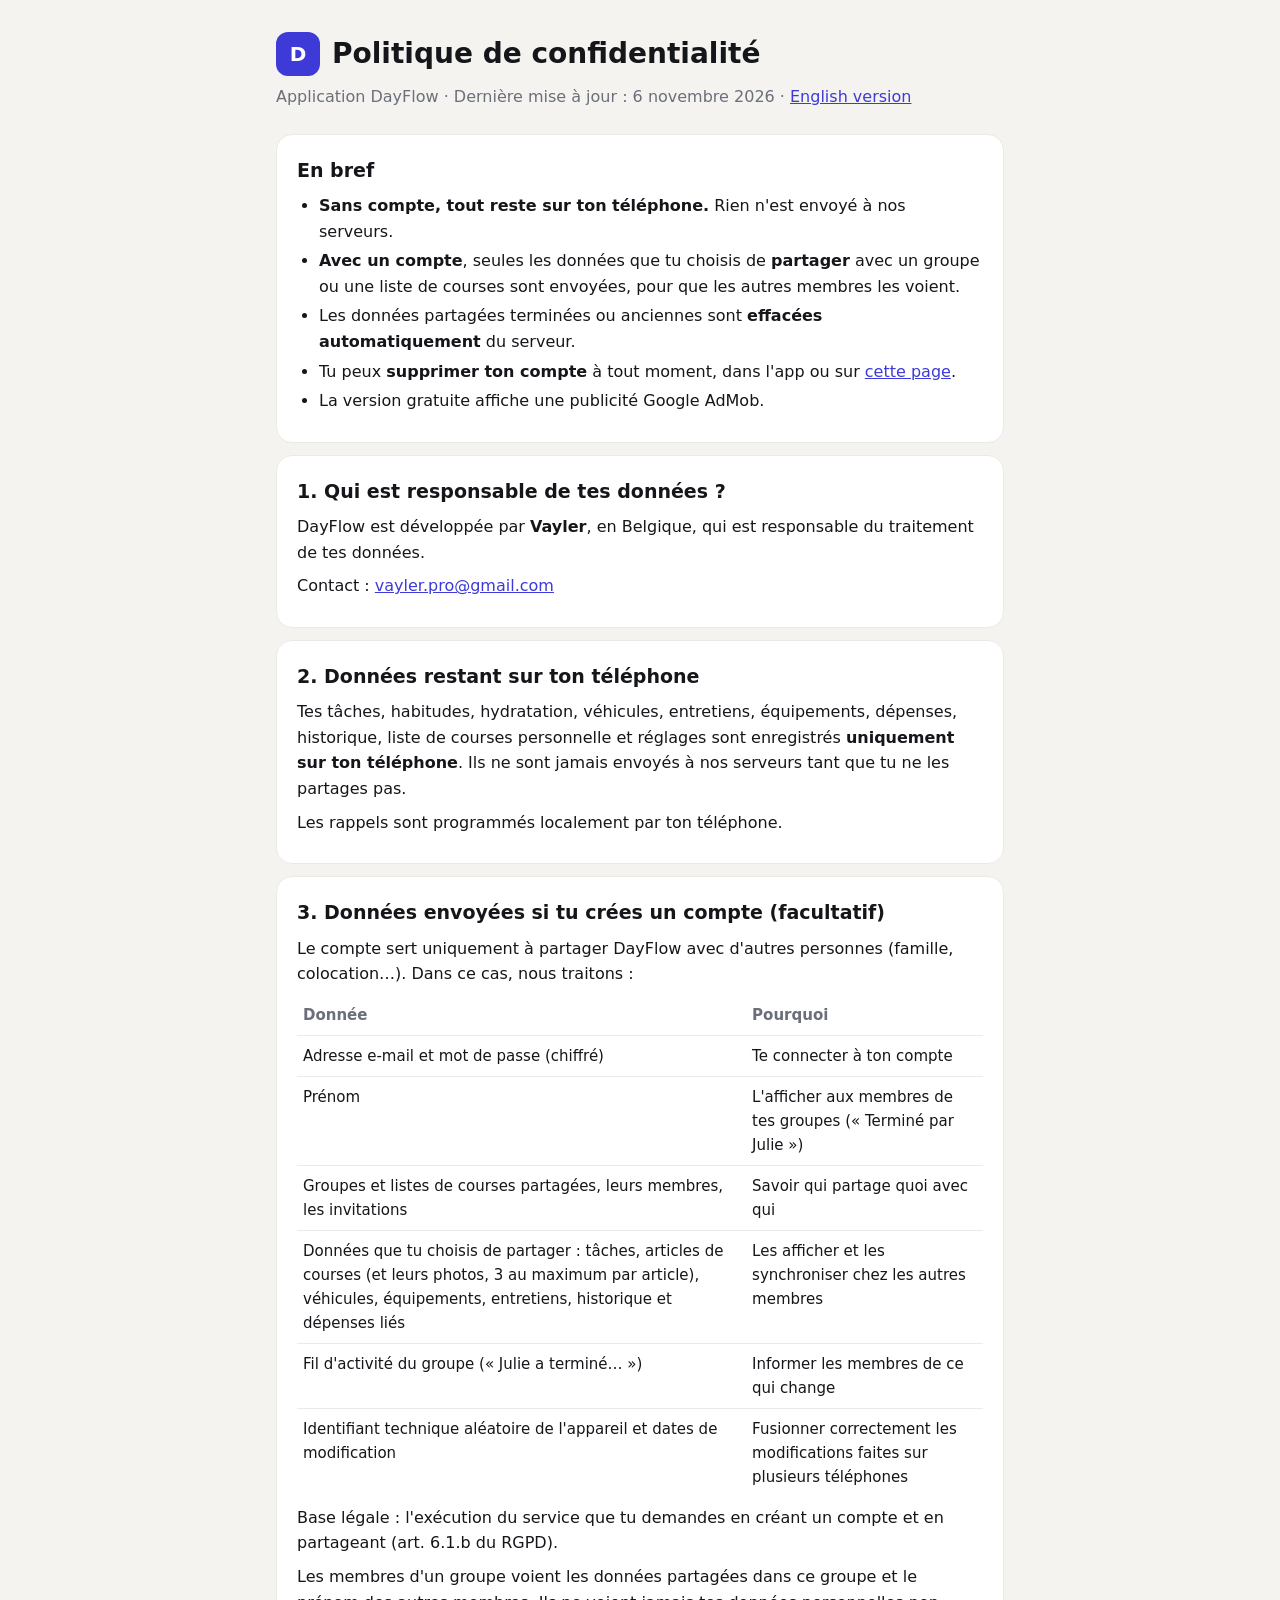
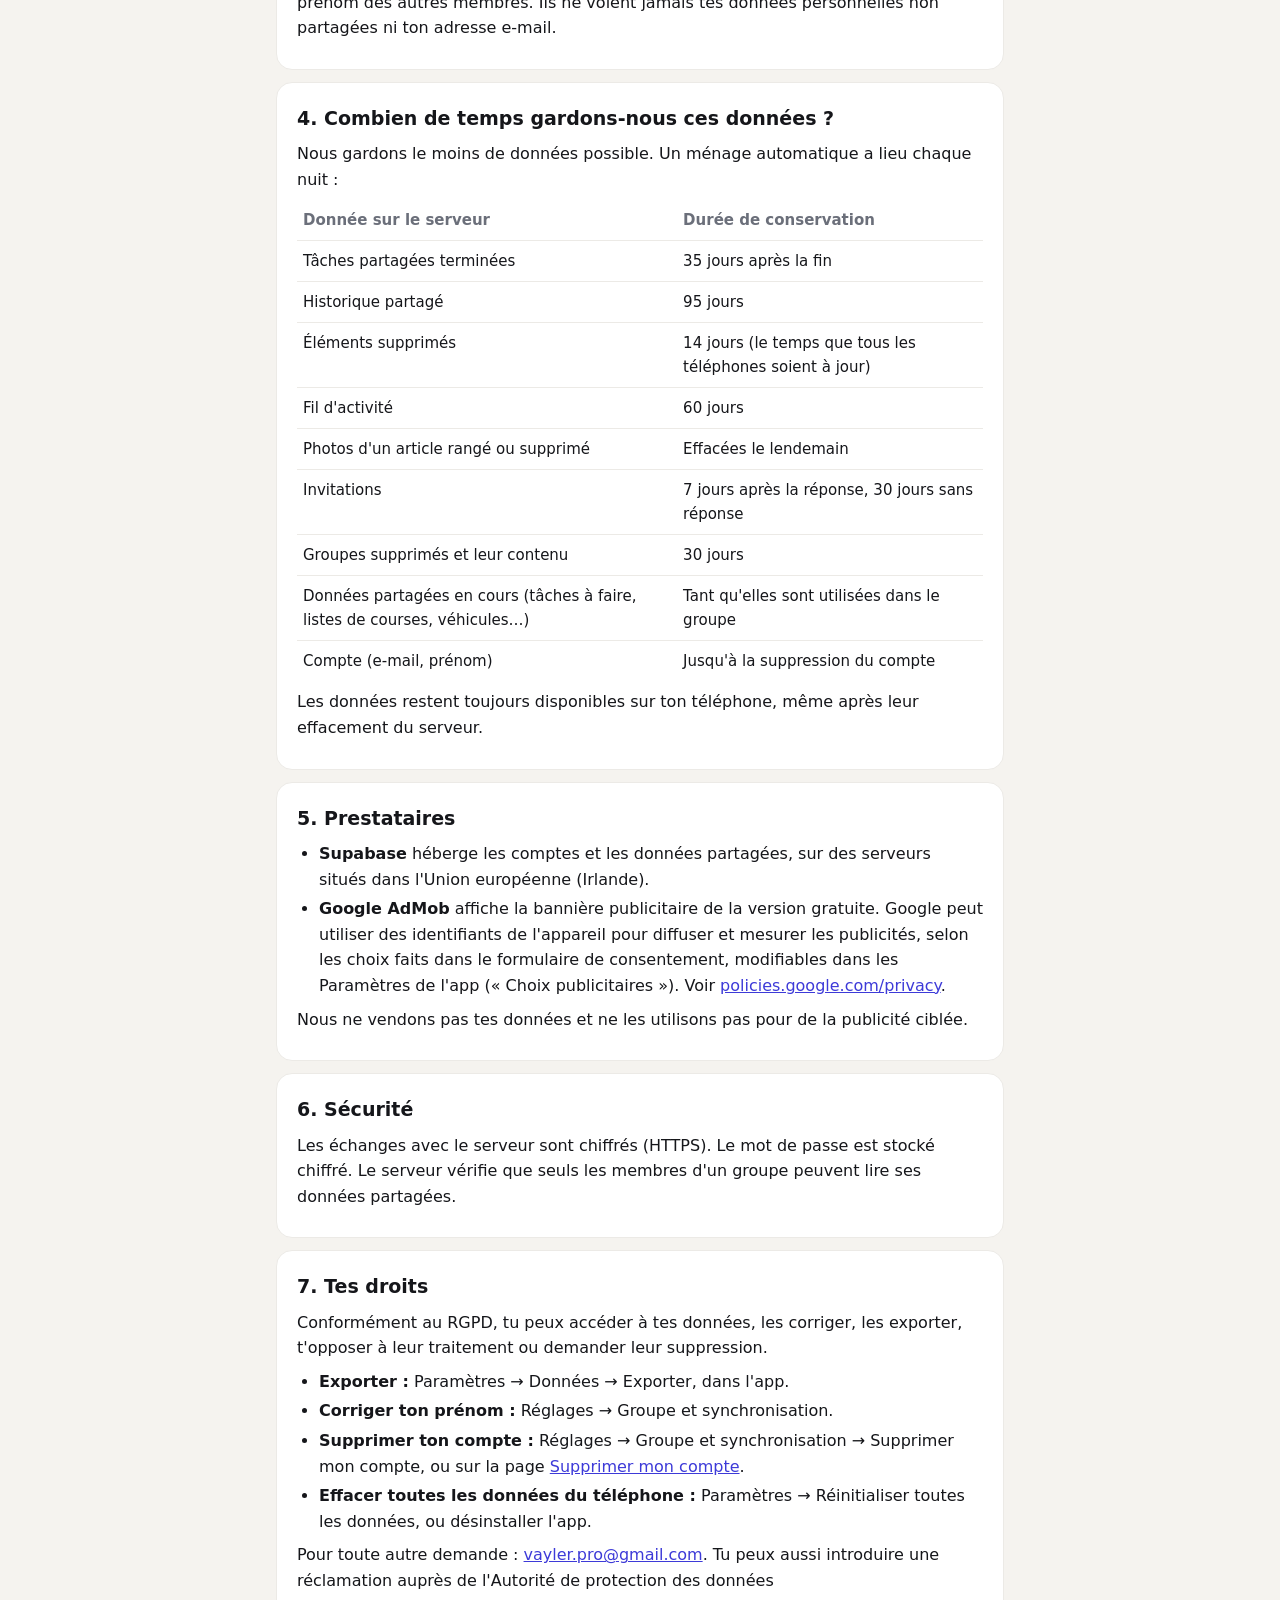
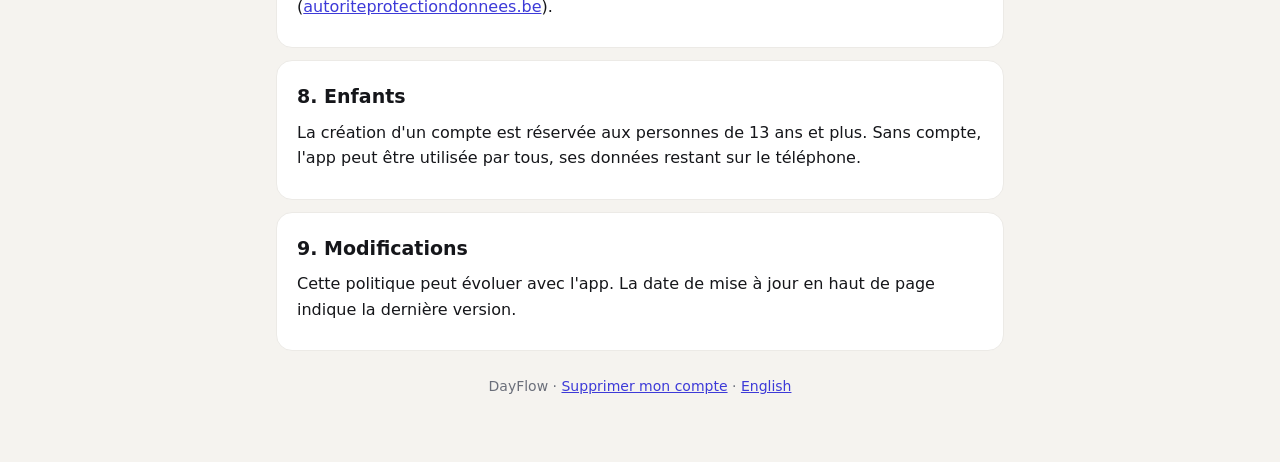
<file: index.html>
<!doctype html>
<html lang="fr">
<head>
<meta charset="utf-8">
<meta name="viewport" content="width=device-width, initial-scale=1">
<title>DayFlow</title>
<meta http-equiv="refresh" content="0; url=confidentialite.html">
<link rel="stylesheet" href="style.css">
</head>
<body>
<main>
<h1>DayFlow</h1>
<p><a href="confidentialite.html">Politique de confidentialité</a> · <a href="suppression-compte.html">Supprimer mon compte</a></p>
<p><a href="privacy.html">Privacy policy</a> · <a href="delete-account.html">Delete my account</a></p>
</main>
</body>
</html>
</file>
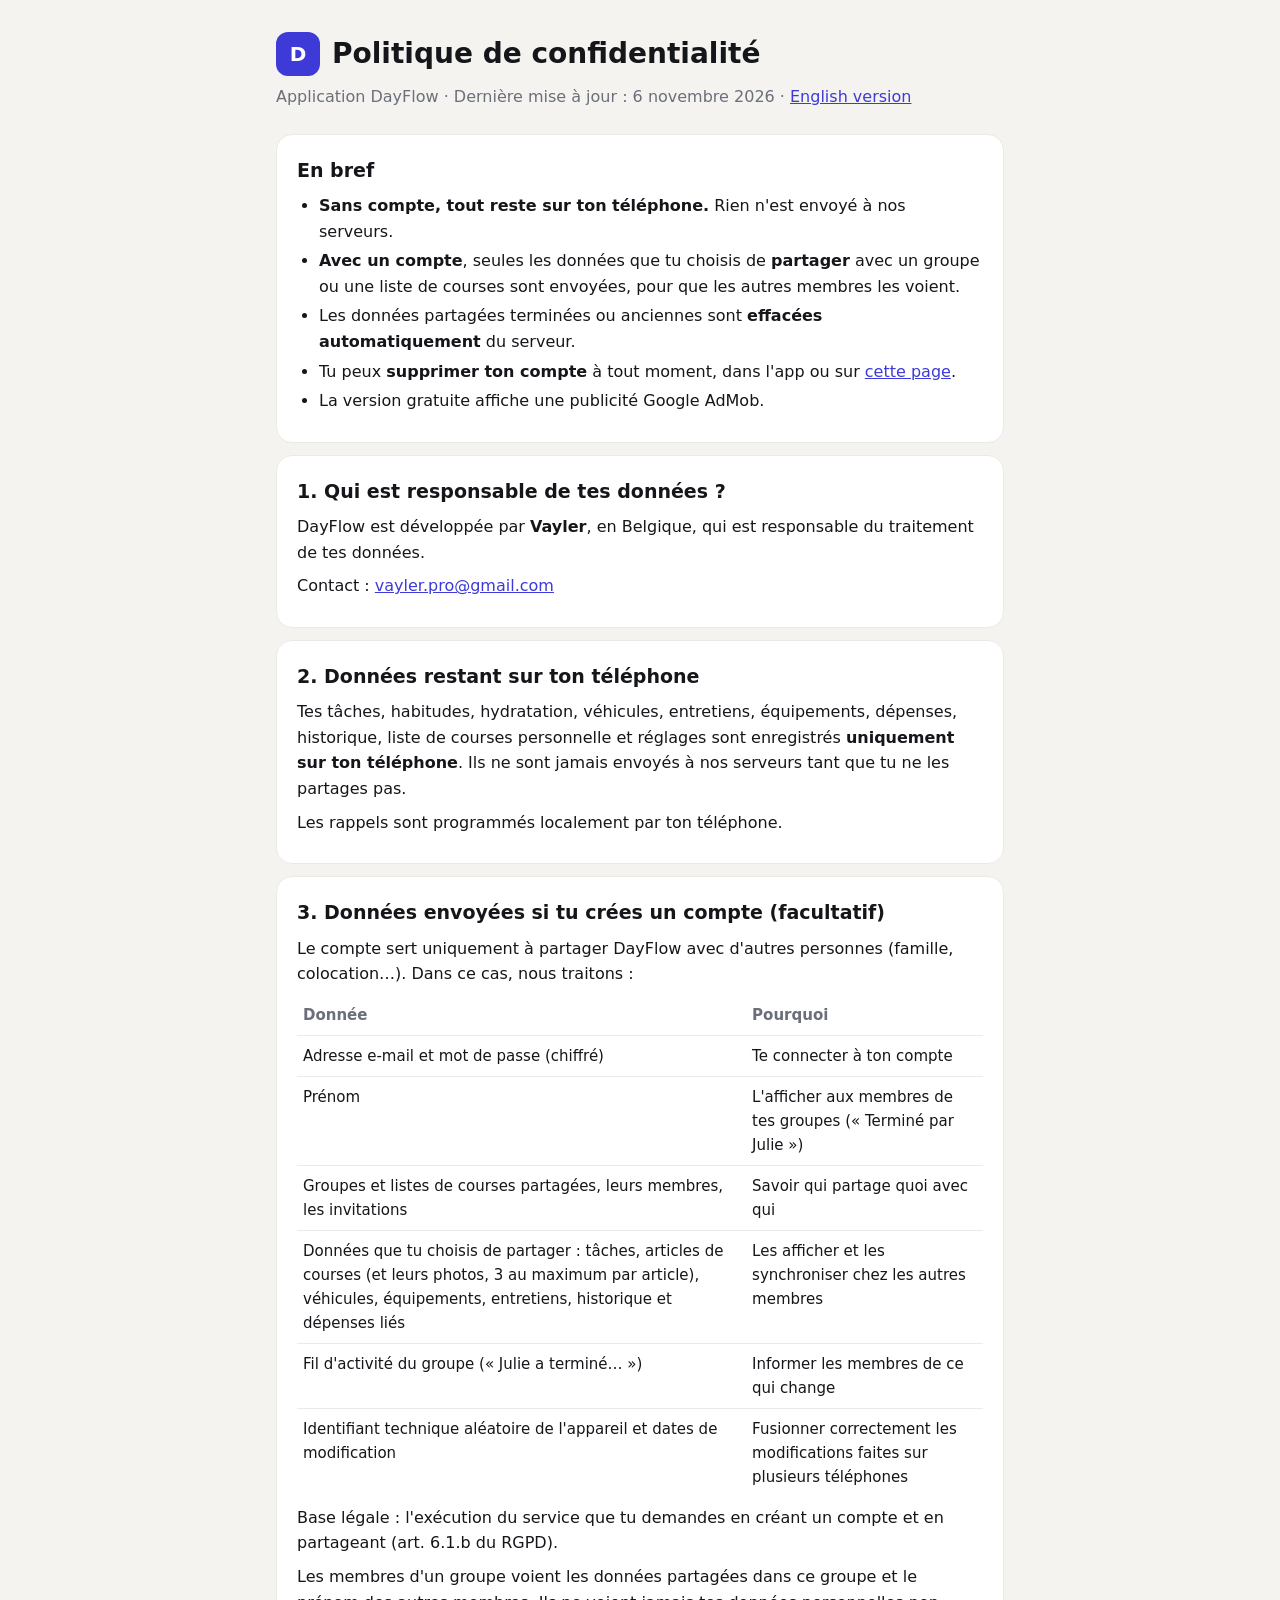
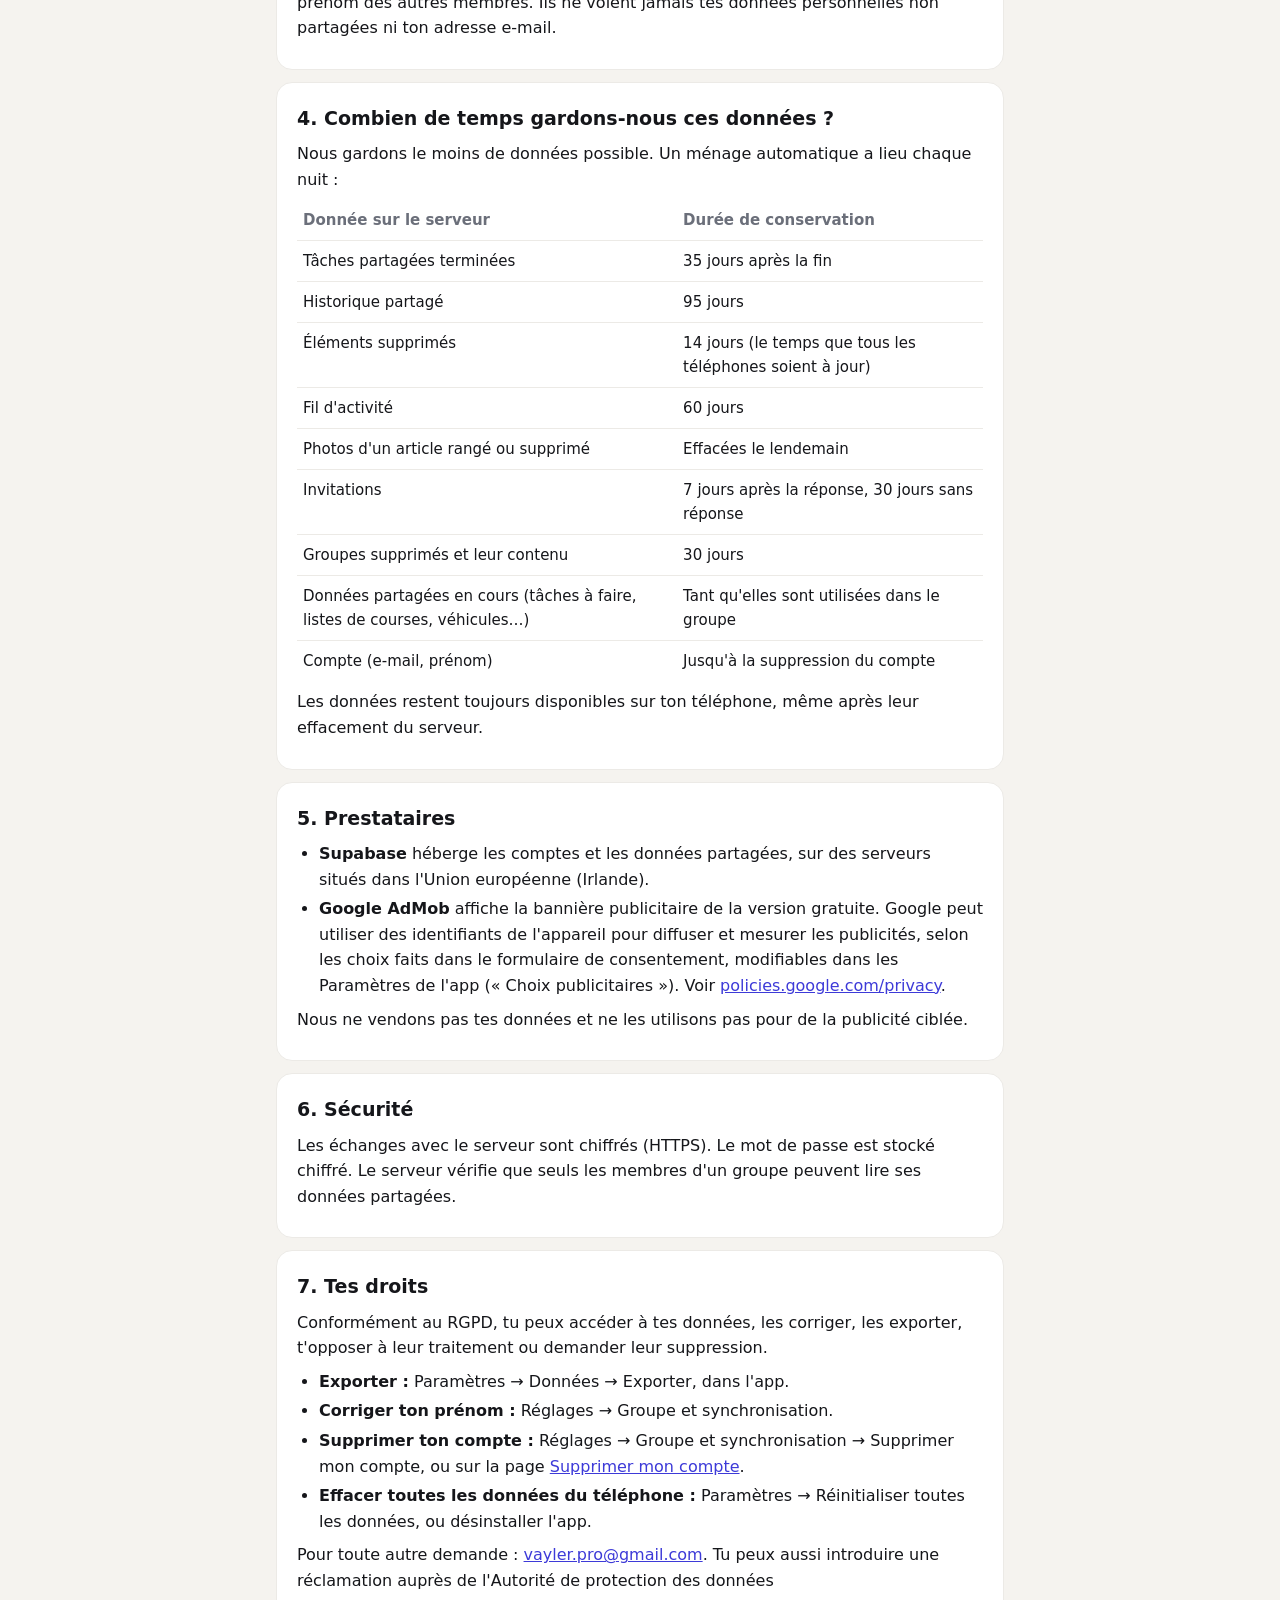
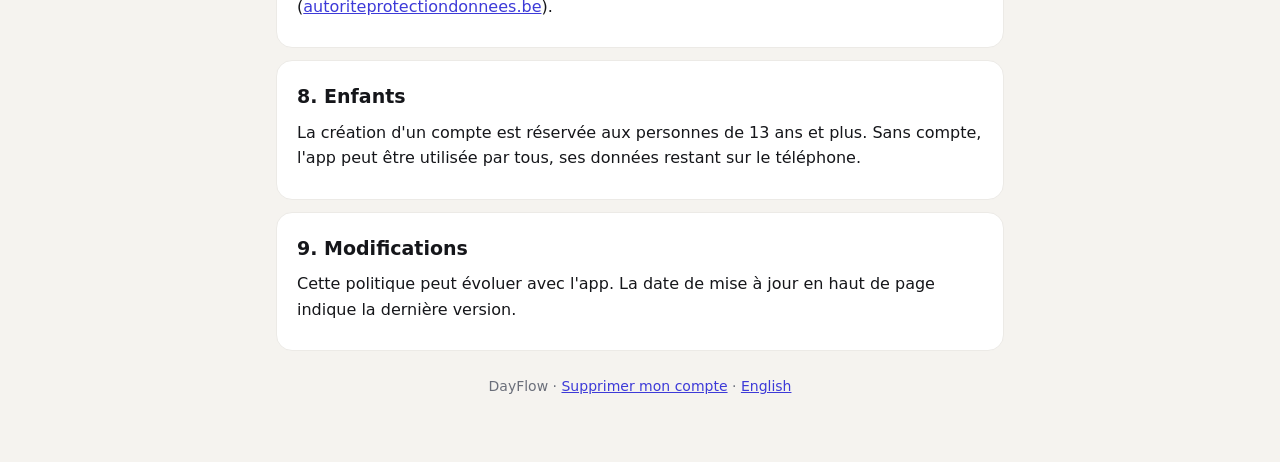
<file: confidentialite.html>
<!doctype html>
<html lang="fr">
<head>
<meta charset="utf-8">
<meta name="viewport" content="width=device-width, initial-scale=1">
<title>DayFlow · Politique de confidentialité</title>
<link rel="stylesheet" href="style.css">
</head>
<body>
<main>
<header><div class="logo">D</div><h1>Politique de confidentialité</h1></header>
<p class="sub">Application DayFlow · Dernière mise à jour : 6 novembre 2026 · <a href="privacy.html">English version</a></p>

<section>
<h2>En bref</h2>
<ul>
<li><strong>Sans compte, tout reste sur ton téléphone.</strong> Rien n'est envoyé à nos serveurs.</li>
<li><strong>Avec un compte</strong>, seules les données que tu choisis de <strong>partager</strong> avec un groupe ou une liste de courses sont envoyées, pour que les autres membres les voient.</li>
<li>Les données partagées terminées ou anciennes sont <strong>effacées automatiquement</strong> du serveur.</li>
<li>Tu peux <strong>supprimer ton compte</strong> à tout moment, dans l'app ou sur <a href="suppression-compte.html">cette page</a>.</li>
<li>La version gratuite affiche une publicité Google AdMob.</li>
</ul>
</section>

<section>
<h2>1. Qui est responsable de tes données ?</h2>
<p>DayFlow est développée par <strong>Vayler</strong>, en Belgique, qui est responsable du traitement de tes données.</p>
<p>Contact : <a href="mailto:vayler.pro@gmail.com" class="contact">vayler.pro@gmail.com</a></p>
</section>

<section>
<h2>2. Données restant sur ton téléphone</h2>
<p>Tes tâches, habitudes, hydratation, véhicules, entretiens, équipements, dépenses, historique, liste de courses personnelle et réglages sont enregistrés <strong>uniquement sur ton téléphone</strong>. Ils ne sont jamais envoyés à nos serveurs tant que tu ne les partages pas.</p>
<p>Les rappels sont programmés localement par ton téléphone.</p>
</section>

<section>
<h2>3. Données envoyées si tu crées un compte (facultatif)</h2>
<p>Le compte sert uniquement à partager DayFlow avec d'autres personnes (famille, colocation…). Dans ce cas, nous traitons :</p>
<div class="table-wrap"><table>
<tr><th>Donnée</th><th>Pourquoi</th></tr>
<tr><td>Adresse e-mail et mot de passe (chiffré)</td><td>Te connecter à ton compte</td></tr>
<tr><td>Prénom</td><td>L'afficher aux membres de tes groupes (« Terminé par Julie »)</td></tr>
<tr><td>Groupes et listes de courses partagées, leurs membres, les invitations</td><td>Savoir qui partage quoi avec qui</td></tr>
<tr><td>Données que tu choisis de partager : tâches, articles de courses (et leurs photos, 3 au maximum par article), véhicules, équipements, entretiens, historique et dépenses liés</td><td>Les afficher et les synchroniser chez les autres membres</td></tr>
<tr><td>Fil d'activité du groupe (« Julie a terminé… »)</td><td>Informer les membres de ce qui change</td></tr>
<tr><td>Identifiant technique aléatoire de l'appareil et dates de modification</td><td>Fusionner correctement les modifications faites sur plusieurs téléphones</td></tr>
</table></div>
<p>Base légale : l'exécution du service que tu demandes en créant un compte et en partageant (art. 6.1.b du RGPD).</p>
<p>Les membres d'un groupe voient les données partagées dans ce groupe et le prénom des autres membres. Ils ne voient jamais tes données personnelles non partagées ni ton adresse e-mail.</p>
</section>

<section>
<h2>4. Combien de temps gardons-nous ces données ?</h2>
<p>Nous gardons le moins de données possible. Un ménage automatique a lieu chaque nuit :</p>
<div class="table-wrap"><table>
<tr><th>Donnée sur le serveur</th><th>Durée de conservation</th></tr>
<tr><td>Tâches partagées terminées</td><td>35 jours après la fin</td></tr>
<tr><td>Historique partagé</td><td>95 jours</td></tr>
<tr><td>Éléments supprimés</td><td>14 jours (le temps que tous les téléphones soient à jour)</td></tr>
<tr><td>Fil d'activité</td><td>60 jours</td></tr>
<tr><td>Photos d'un article rangé ou supprimé</td><td>Effacées le lendemain</td></tr>
<tr><td>Invitations</td><td>7 jours après la réponse, 30 jours sans réponse</td></tr>
<tr><td>Groupes supprimés et leur contenu</td><td>30 jours</td></tr>
<tr><td>Données partagées en cours (tâches à faire, listes de courses, véhicules…)</td><td>Tant qu'elles sont utilisées dans le groupe</td></tr>
<tr><td>Compte (e-mail, prénom)</td><td>Jusqu'à la suppression du compte</td></tr>
</table></div>
<p>Les données restent toujours disponibles sur ton téléphone, même après leur effacement du serveur.</p>
</section>

<section>
<h2>5. Prestataires</h2>
<ul>
<li><strong>Supabase</strong> héberge les comptes et les données partagées, sur des serveurs situés dans l'Union européenne (Irlande).</li>
<li><strong>Google AdMob</strong> affiche la bannière publicitaire de la version gratuite. Google peut utiliser des identifiants de l'appareil pour diffuser et mesurer les publicités, selon les choix faits dans le formulaire de consentement, modifiables dans les Paramètres de l'app (« Choix publicitaires »). Voir <a href="https://policies.google.com/privacy" rel="noopener">policies.google.com/privacy</a>.</li>
</ul>
<p>Nous ne vendons pas tes données et ne les utilisons pas pour de la publicité ciblée.</p>
</section>

<section>
<h2>6. Sécurité</h2>
<p>Les échanges avec le serveur sont chiffrés (HTTPS). Le mot de passe est stocké chiffré. Le serveur vérifie que seuls les membres d'un groupe peuvent lire ses données partagées.</p>
</section>

<section>
<h2>7. Tes droits</h2>
<p>Conformément au RGPD, tu peux accéder à tes données, les corriger, les exporter, t'opposer à leur traitement ou demander leur suppression.</p>
<ul>
<li><strong>Exporter :</strong> Paramètres → Données → Exporter, dans l'app.</li>
<li><strong>Corriger ton prénom :</strong> Réglages → Groupe et synchronisation.</li>
<li><strong>Supprimer ton compte :</strong> Réglages → Groupe et synchronisation → Supprimer mon compte, ou sur la page <a href="suppression-compte.html">Supprimer mon compte</a>.</li>
<li><strong>Effacer toutes les données du téléphone :</strong> Paramètres → Réinitialiser toutes les données, ou désinstaller l'app.</li>
</ul>
<p>Pour toute autre demande : <a href="mailto:vayler.pro@gmail.com" class="contact">vayler.pro@gmail.com</a>. Tu peux aussi introduire une réclamation auprès de l'Autorité de protection des données (<a href="https://www.autoriteprotectiondonnees.be" rel="noopener">autoriteprotectiondonnees.be</a>).</p>
</section>

<section>
<h2>8. Enfants</h2>
<p>La création d'un compte est réservée aux personnes de 13 ans et plus. Sans compte, l'app peut être utilisée par tous, ses données restant sur le téléphone.</p>
</section>

<section>
<h2>9. Modifications</h2>
<p>Cette politique peut évoluer avec l'app. La date de mise à jour en haut de page indique la dernière version.</p>
</section>

<footer>DayFlow · <a href="suppression-compte.html">Supprimer mon compte</a> · <a href="privacy.html">English</a></footer>
</main>
</body>
</html>
</file>
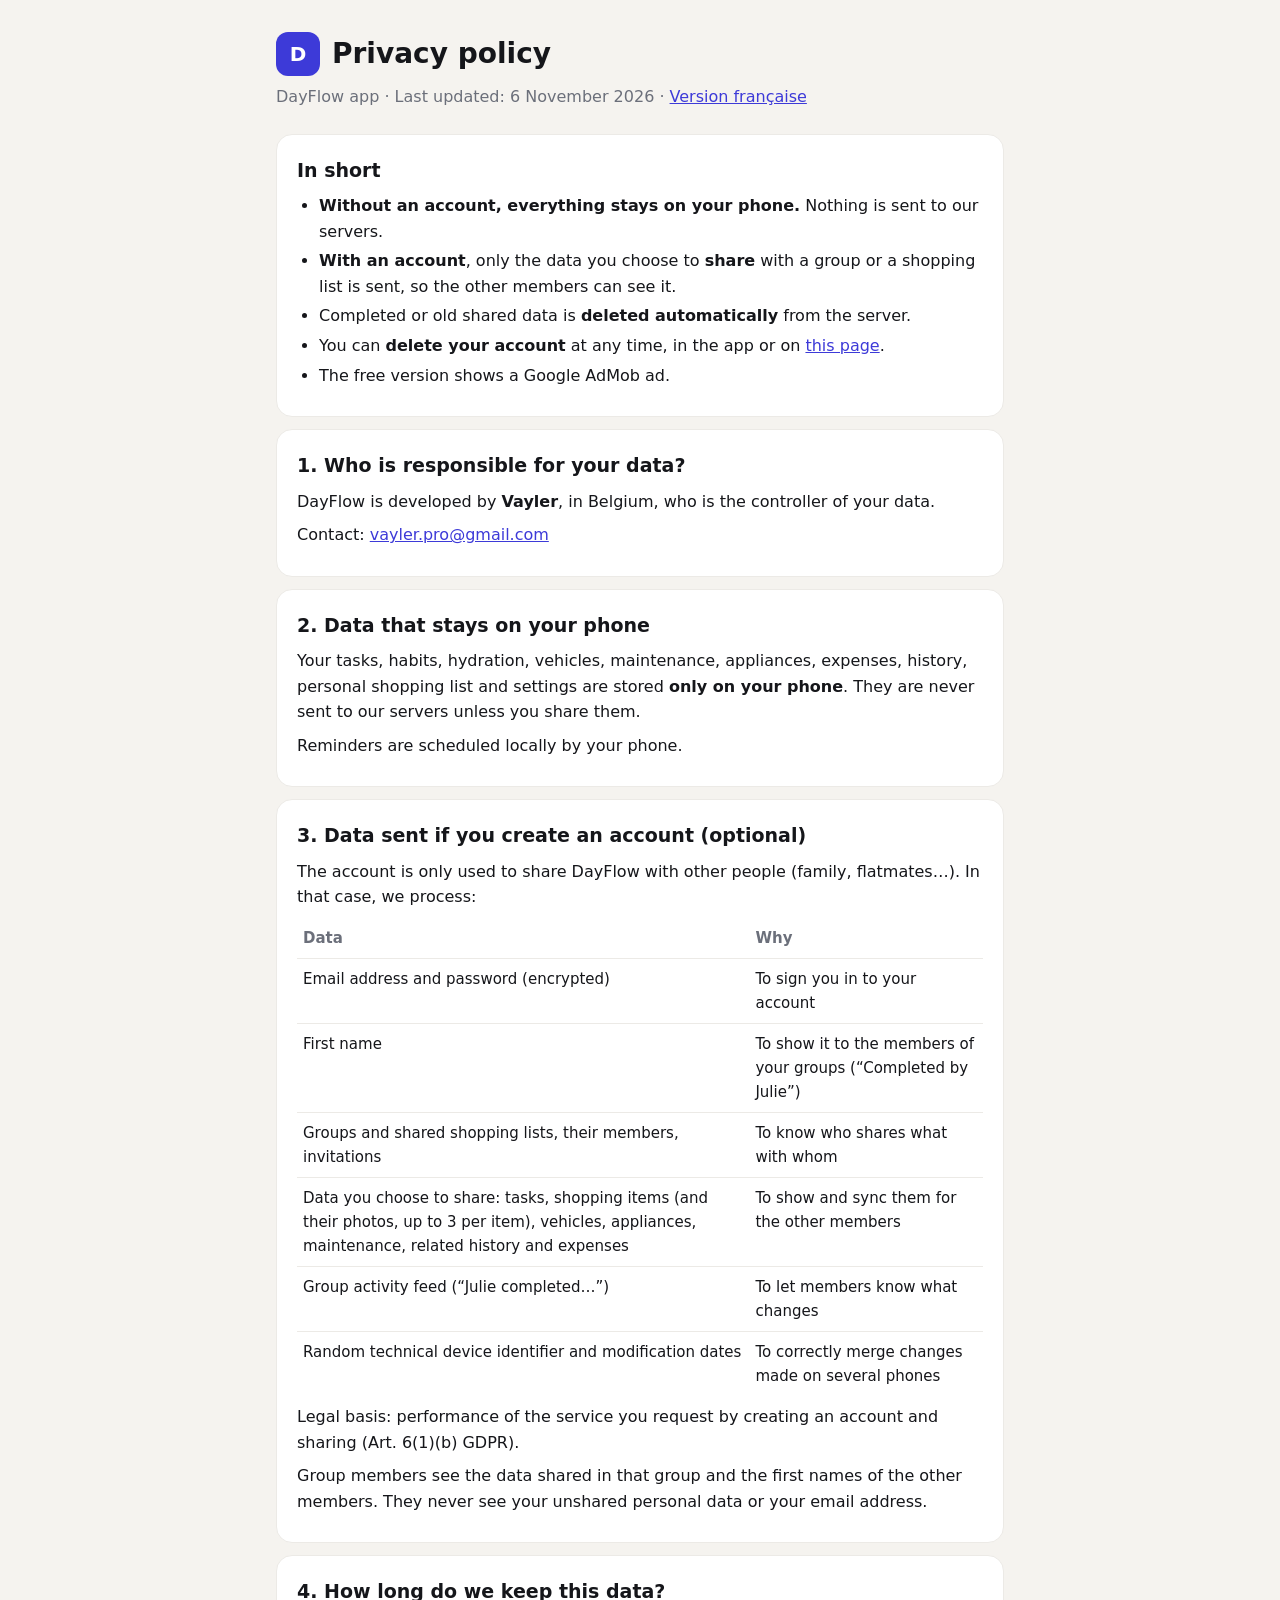
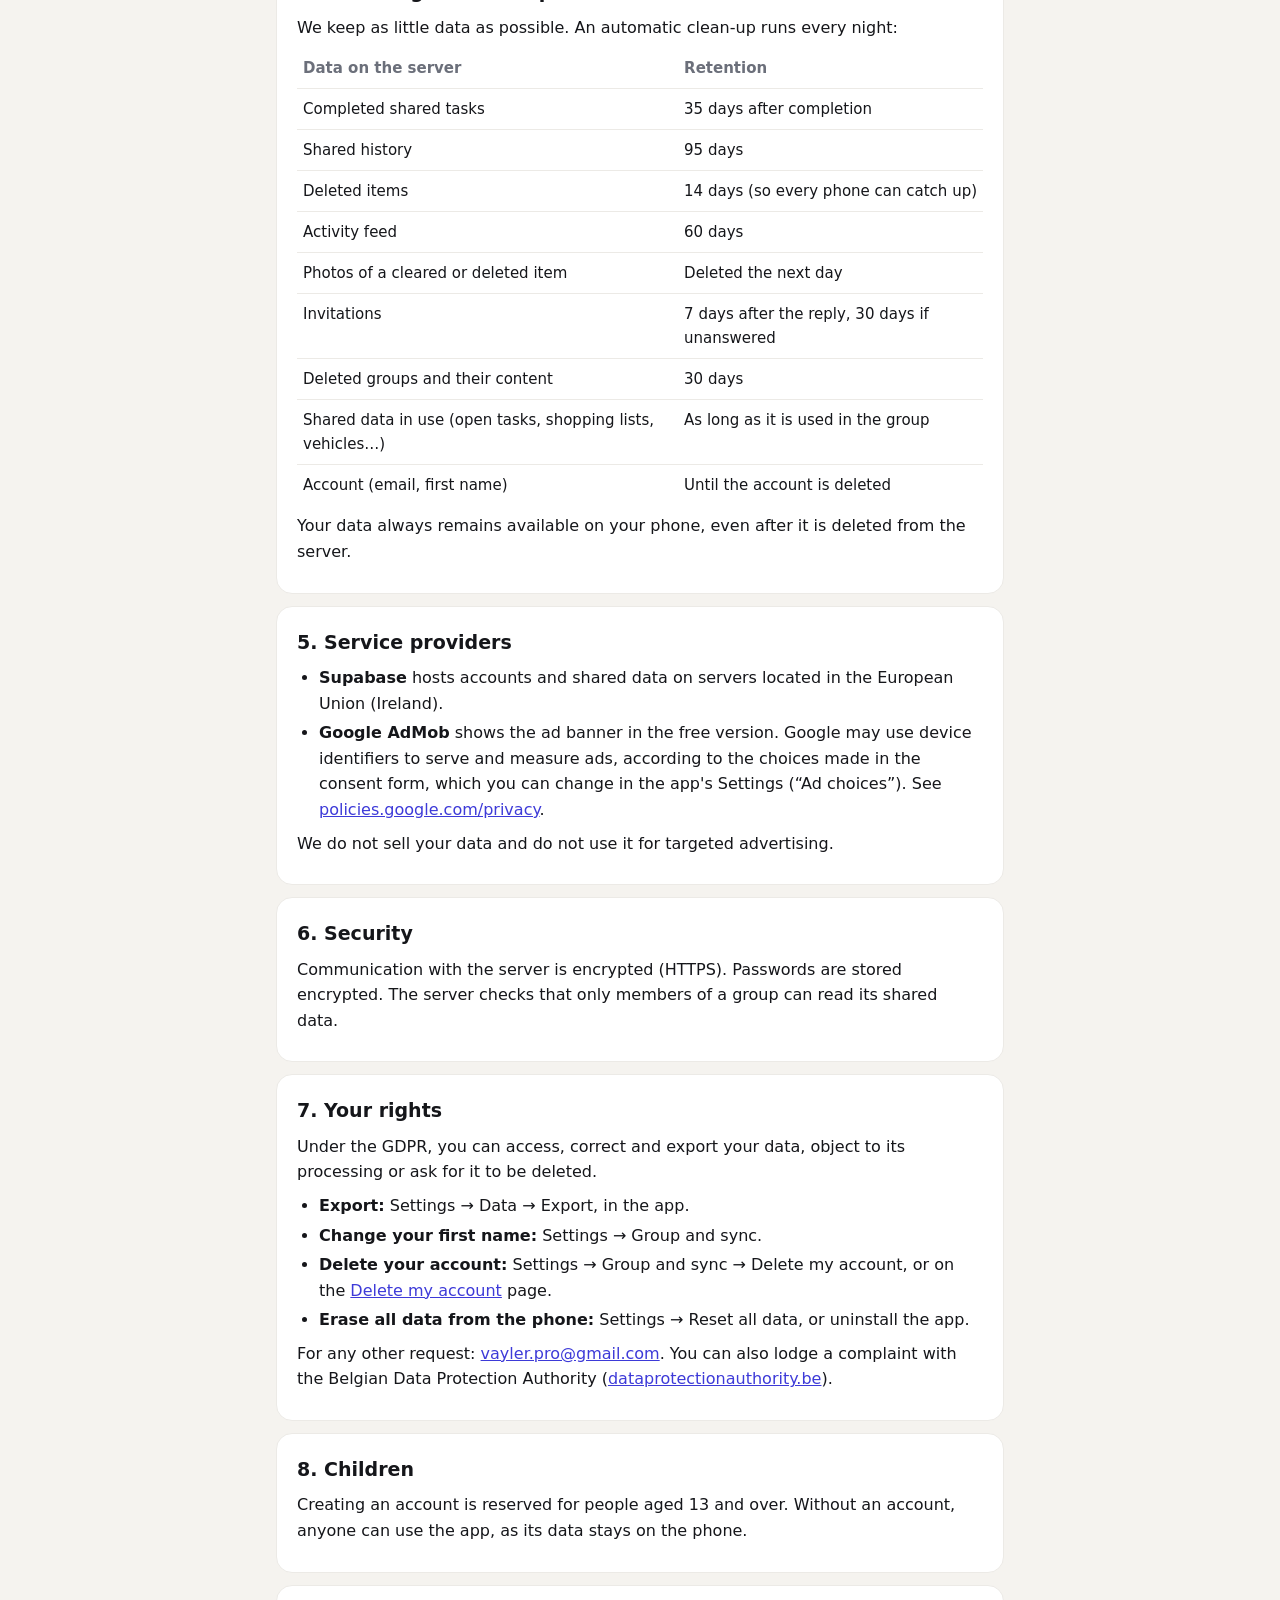
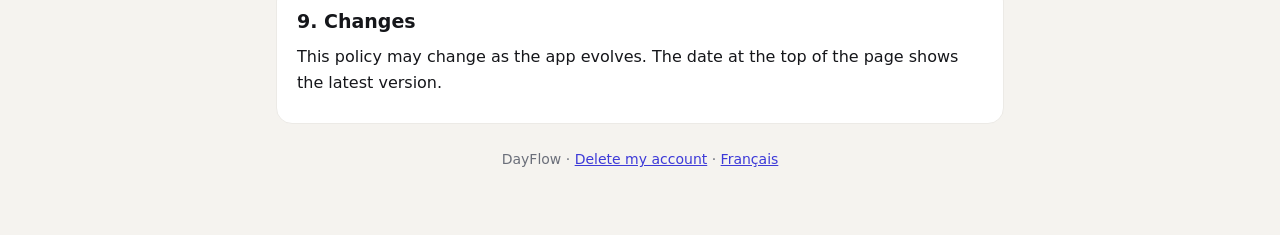
<file: privacy.html>
<!doctype html>
<html lang="en">
<head>
<meta charset="utf-8">
<meta name="viewport" content="width=device-width, initial-scale=1">
<title>DayFlow · Privacy policy</title>
<link rel="stylesheet" href="style.css">
</head>
<body>
<main>
<header><div class="logo">D</div><h1>Privacy policy</h1></header>
<p class="sub">DayFlow app · Last updated: 6 November 2026 · <a href="confidentialite.html">Version française</a></p>

<section>
<h2>In short</h2>
<ul>
<li><strong>Without an account, everything stays on your phone.</strong> Nothing is sent to our servers.</li>
<li><strong>With an account</strong>, only the data you choose to <strong>share</strong> with a group or a shopping list is sent, so the other members can see it.</li>
<li>Completed or old shared data is <strong>deleted automatically</strong> from the server.</li>
<li>You can <strong>delete your account</strong> at any time, in the app or on <a href="delete-account.html">this page</a>.</li>
<li>The free version shows a Google AdMob ad.</li>
</ul>
</section>

<section>
<h2>1. Who is responsible for your data?</h2>
<p>DayFlow is developed by <strong>Vayler</strong>, in Belgium, who is the controller of your data.</p>
<p>Contact: <a href="mailto:vayler.pro@gmail.com" class="contact">vayler.pro@gmail.com</a></p>
</section>

<section>
<h2>2. Data that stays on your phone</h2>
<p>Your tasks, habits, hydration, vehicles, maintenance, appliances, expenses, history, personal shopping list and settings are stored <strong>only on your phone</strong>. They are never sent to our servers unless you share them.</p>
<p>Reminders are scheduled locally by your phone.</p>
</section>

<section>
<h2>3. Data sent if you create an account (optional)</h2>
<p>The account is only used to share DayFlow with other people (family, flatmates…). In that case, we process:</p>
<div class="table-wrap"><table>
<tr><th>Data</th><th>Why</th></tr>
<tr><td>Email address and password (encrypted)</td><td>To sign you in to your account</td></tr>
<tr><td>First name</td><td>To show it to the members of your groups (“Completed by Julie”)</td></tr>
<tr><td>Groups and shared shopping lists, their members, invitations</td><td>To know who shares what with whom</td></tr>
<tr><td>Data you choose to share: tasks, shopping items (and their photos, up to 3 per item), vehicles, appliances, maintenance, related history and expenses</td><td>To show and sync them for the other members</td></tr>
<tr><td>Group activity feed (“Julie completed…”)</td><td>To let members know what changes</td></tr>
<tr><td>Random technical device identifier and modification dates</td><td>To correctly merge changes made on several phones</td></tr>
</table></div>
<p>Legal basis: performance of the service you request by creating an account and sharing (Art. 6(1)(b) GDPR).</p>
<p>Group members see the data shared in that group and the first names of the other members. They never see your unshared personal data or your email address.</p>
</section>

<section>
<h2>4. How long do we keep this data?</h2>
<p>We keep as little data as possible. An automatic clean-up runs every night:</p>
<div class="table-wrap"><table>
<tr><th>Data on the server</th><th>Retention</th></tr>
<tr><td>Completed shared tasks</td><td>35 days after completion</td></tr>
<tr><td>Shared history</td><td>95 days</td></tr>
<tr><td>Deleted items</td><td>14 days (so every phone can catch up)</td></tr>
<tr><td>Activity feed</td><td>60 days</td></tr>
<tr><td>Photos of a cleared or deleted item</td><td>Deleted the next day</td></tr>
<tr><td>Invitations</td><td>7 days after the reply, 30 days if unanswered</td></tr>
<tr><td>Deleted groups and their content</td><td>30 days</td></tr>
<tr><td>Shared data in use (open tasks, shopping lists, vehicles…)</td><td>As long as it is used in the group</td></tr>
<tr><td>Account (email, first name)</td><td>Until the account is deleted</td></tr>
</table></div>
<p>Your data always remains available on your phone, even after it is deleted from the server.</p>
</section>

<section>
<h2>5. Service providers</h2>
<ul>
<li><strong>Supabase</strong> hosts accounts and shared data on servers located in the European Union (Ireland).</li>
<li><strong>Google AdMob</strong> shows the ad banner in the free version. Google may use device identifiers to serve and measure ads, according to the choices made in the consent form, which you can change in the app's Settings (“Ad choices”). See <a href="https://policies.google.com/privacy" rel="noopener">policies.google.com/privacy</a>.</li>
</ul>
<p>We do not sell your data and do not use it for targeted advertising.</p>
</section>

<section>
<h2>6. Security</h2>
<p>Communication with the server is encrypted (HTTPS). Passwords are stored encrypted. The server checks that only members of a group can read its shared data.</p>
</section>

<section>
<h2>7. Your rights</h2>
<p>Under the GDPR, you can access, correct and export your data, object to its processing or ask for it to be deleted.</p>
<ul>
<li><strong>Export:</strong> Settings → Data → Export, in the app.</li>
<li><strong>Change your first name:</strong> Settings → Group and sync.</li>
<li><strong>Delete your account:</strong> Settings → Group and sync → Delete my account, or on the <a href="delete-account.html">Delete my account</a> page.</li>
<li><strong>Erase all data from the phone:</strong> Settings → Reset all data, or uninstall the app.</li>
</ul>
<p>For any other request: <a href="mailto:vayler.pro@gmail.com" class="contact">vayler.pro@gmail.com</a>. You can also lodge a complaint with the Belgian Data Protection Authority (<a href="https://www.dataprotectionauthority.be" rel="noopener">dataprotectionauthority.be</a>).</p>
</section>

<section>
<h2>8. Children</h2>
<p>Creating an account is reserved for people aged 13 and over. Without an account, anyone can use the app, as its data stays on the phone.</p>
</section>

<section>
<h2>9. Changes</h2>
<p>This policy may change as the app evolves. The date at the top of the page shows the latest version.</p>
</section>

<footer>DayFlow · <a href="delete-account.html">Delete my account</a> · <a href="confidentialite.html">Français</a></footer>
</main>
</body>
</html>
</file>
<file: style.css>
:root{--bg:#F5F3EF;--card:#fff;--text:#15161A;--muted:#6B6F7A;--line:#ECEAE6;--accent:#3D3AD8;--danger:#E5484D;--ok:#22A55B}
@media (prefers-color-scheme:dark){:root{--bg:#16171B;--card:#22242A;--text:#F1F1F4;--muted:#9A9EAA;--line:#2E3037;--accent:#8C8AF5;--danger:#FF6B70;--ok:#4CC97E}}
*{box-sizing:border-box}
body{margin:0;background:var(--bg);color:var(--text);font:16px/1.6 system-ui,-apple-system,"Segoe UI",Roboto,sans-serif}
main{max-width:760px;margin:0 auto;padding:32px 16px 64px}
header{display:flex;align-items:center;gap:12px;margin-bottom:8px}
.logo{width:44px;height:44px;border-radius:12px;background:var(--accent);color:#fff;display:grid;place-items:center;font-weight:800;font-size:20px}
h1{font-size:28px;line-height:1.2;margin:0}
.sub{color:var(--muted);margin:4px 0 24px}
section{background:var(--card);border:1px solid var(--line);border-radius:16px;padding:20px;margin:12px 0}
h2{font-size:19px;margin:0 0 8px}
h3{font-size:16px;margin:16px 0 4px}
p{margin:8px 0}
ul{margin:8px 0;padding-left:22px}
li{margin:4px 0}
table{width:100%;border-collapse:collapse;font-size:15px}
th,td{text-align:left;padding:8px 6px;border-top:1px solid var(--line);vertical-align:top}
th{color:var(--muted);font-weight:600;border-top:none}
.table-wrap{overflow-x:auto}
a{color:var(--accent)}
.note{background:color-mix(in srgb,var(--accent) 10%,transparent);border-radius:12px;padding:12px 14px}
label{display:block;font-weight:600;margin:12px 0 4px}
input[type=email],input[type=password]{width:100%;padding:12px;border-radius:10px;border:1px solid var(--line);background:var(--bg);color:var(--text);font:inherit}
button{font:inherit;font-weight:600;border:0;border-radius:999px;padding:12px 20px;cursor:pointer;background:var(--accent);color:#fff;margin-top:16px}
button.danger{background:var(--danger)}
button.ghost{background:transparent;color:var(--accent);border:1px solid var(--line)}
button:disabled{opacity:.5;cursor:default}
.check{display:flex;gap:10px;align-items:flex-start;font-weight:400;margin-top:16px}
.check input{margin-top:5px}
.msg{margin-top:12px;font-weight:600}
.msg.err{color:var(--danger)}.msg.ok{color:var(--ok)}
.hidden{display:none}
footer{color:var(--muted);font-size:14px;margin-top:24px;text-align:center}
</file>
